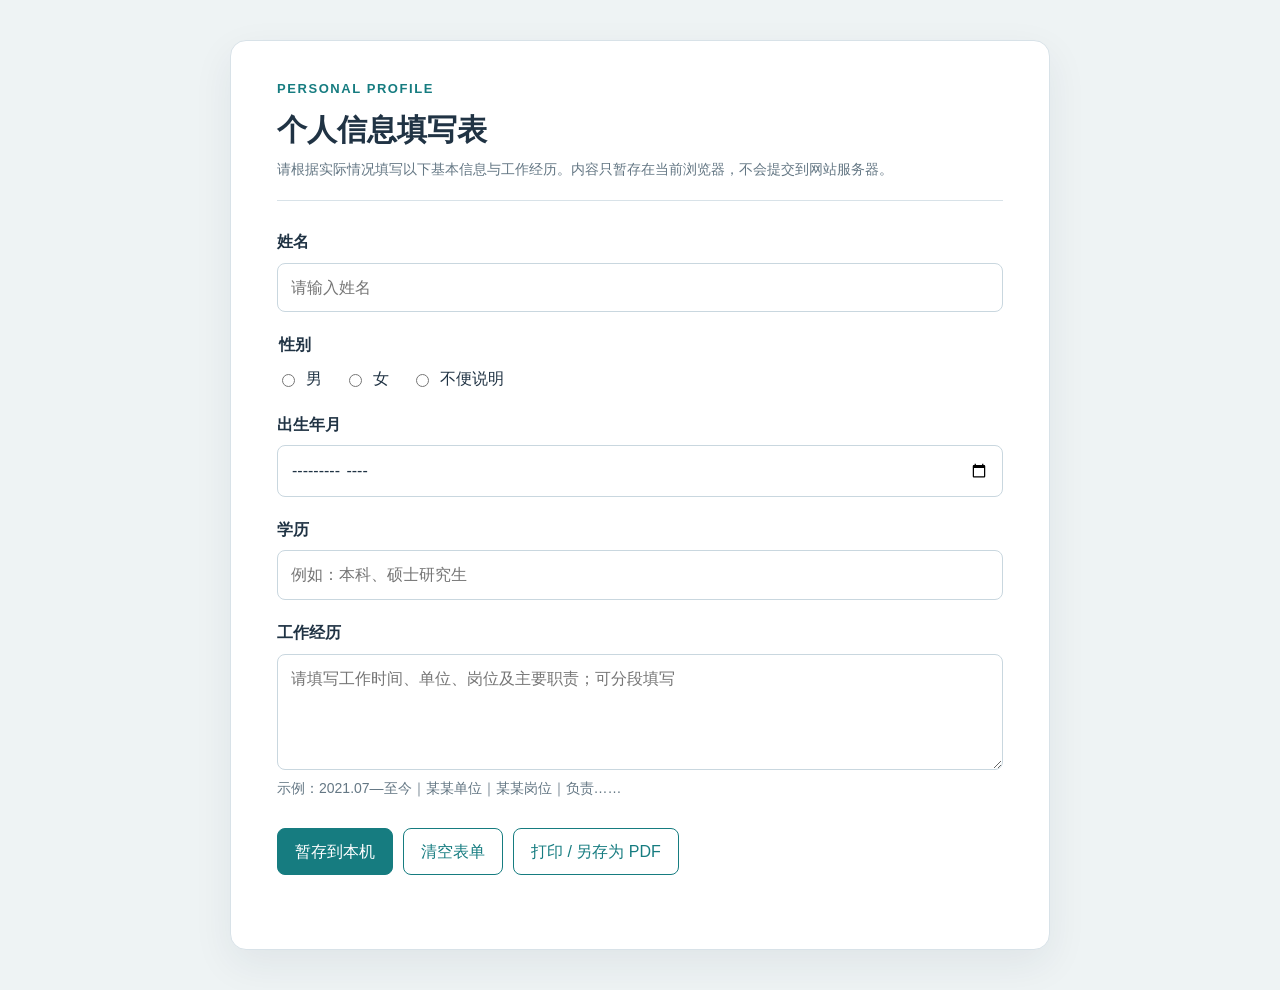
<file: personal-profile/index.html>
<!doctype html>
<html lang="zh-CN">
<head>
<meta charset="utf-8">
<meta name="viewport" content="width=device-width, initial-scale=1">
<title>个人信息填写表</title>
<style>
  :root { color-scheme: light; --ink:#203344; --muted:#647784; --line:#d8e2e8; --accent:#167c80; --paper:#fff; }
  * { box-sizing:border-box; }
  body { margin:0; background:#eef3f4; color:var(--ink); font:16px/1.6 "Microsoft YaHei", "PingFang SC", sans-serif; }
  main { max-width:820px; margin:40px auto; padding:38px 46px; background:var(--paper); border:1px solid var(--line); border-radius:16px; box-shadow:0 14px 40px #16304712; }
  header { margin-bottom:28px; padding-bottom:20px; border-bottom:1px solid var(--line); }
  .eyebrow { color:var(--accent); font-size:13px; font-weight:700; letter-spacing:.12em; }
  h1 { margin:6px 0 4px; font-size:30px; }
  header p, .hint { margin:0; color:var(--muted); font-size:14px; }
  .field { margin:20px 0; }
  label, legend { display:block; margin-bottom:8px; font-weight:700; }
  input[type="text"], input[type="month"], textarea { width:100%; padding:11px 13px; border:1px solid #c9d7df; border-radius:8px; background:#fff; color:var(--ink); font:inherit; }
  input:focus, textarea:focus { outline:3px solid #167c8026; border-color:var(--accent); }
  fieldset { margin:20px 0; padding:0; border:0; }
  .choices { display:flex; gap:22px; }
  .choices label { display:flex; align-items:center; gap:8px; margin:0; font-weight:400; }
  input[type="radio"] { accent-color:var(--accent); }
  textarea { min-height:116px; resize:vertical; }
  .actions { display:flex; flex-wrap:wrap; gap:10px; margin-top:28px; }
  button { padding:10px 17px; border:1px solid var(--accent); border-radius:8px; background:var(--accent); color:#fff; font:inherit; cursor:pointer; }
  button.secondary { background:#fff; color:var(--accent); }
  button:hover { filter:brightness(.95); }
  #notice { min-height:24px; margin-top:12px; color:var(--accent); font-size:14px; }
  @media (max-width:600px) { main { margin:12px; padding:25px 20px; } h1 { font-size:25px; } }
  @media print { body { background:#fff; } main { max-width:none; margin:0; padding:12mm; border:0; border-radius:0; box-shadow:none; } .actions, #notice { display:none; } input, textarea { border-color:#9aaab3; } }
</style>
</head>
<body>
<main>
  <header>
    <div class="eyebrow">PERSONAL PROFILE</div>
    <h1>个人信息填写表</h1>
    <p>请根据实际情况填写以下基本信息与工作经历。内容只暂存在当前浏览器，不会提交到网站服务器。</p>
  </header>
  <form id="profileForm">
    <div class="field">
      <label for="name">姓名</label>
      <input id="name" name="name" type="text" autocomplete="name" placeholder="请输入姓名">
    </div>
    <fieldset>
      <legend>性别</legend>
      <div class="choices">
        <label><input type="radio" name="gender" value="男"> 男</label>
        <label><input type="radio" name="gender" value="女"> 女</label>
        <label><input type="radio" name="gender" value="不便说明"> 不便说明</label>
      </div>
    </fieldset>
    <div class="field">
      <label for="birth">出生年月</label>
      <input id="birth" name="birth" type="month">
    </div>
    <div class="field">
      <label for="education">学历</label>
      <input id="education" name="education" type="text" placeholder="例如：本科、硕士研究生">
    </div>
    <div class="field">
      <label for="experience">工作经历</label>
      <textarea id="experience" name="experience" placeholder="请填写工作时间、单位、岗位及主要职责；可分段填写"></textarea>
      <p class="hint">示例：2021.07—至今｜某某单位｜某某岗位｜负责……</p>
    </div>
    <div class="actions">
      <button type="button" id="save">暂存到本机</button>
      <button type="button" class="secondary" id="clear">清空表单</button>
      <button type="button" class="secondary" id="print">打印 / 另存为 PDF</button>
    </div>
    <div id="notice" role="status" aria-live="polite"></div>
  </form>
</main>
<script>
  const form = document.getElementById('profileForm');
  const notice = document.getElementById('notice');
  const key = 'personal-profile-form-v1';
  function show(message) { notice.textContent = message; }
  document.getElementById('save').addEventListener('click', () => {
    const data = Object.fromEntries(new FormData(form).entries());
    try { localStorage.setItem(key, JSON.stringify(data)); show('已暂存在当前浏览器。'); }
    catch { show('当前浏览器无法保存；你仍可打印或另存为 PDF。'); }
  });
  document.getElementById('clear').addEventListener('click', () => {
    form.reset();
    try { localStorage.removeItem(key); } catch {}
    show('表单已清空。');
  });
  document.getElementById('print').addEventListener('click', () => window.print());
  try {
    const saved = JSON.parse(localStorage.getItem(key) || '{}');
    for (const [name, value] of Object.entries(saved)) {
      const field = form.elements.namedItem(name);
      if (!field) continue;
      if (field instanceof RadioNodeList) {
        for (const radio of field) radio.checked = radio.value === value;
      } else field.value = value;
    }
    if (Object.keys(saved).length) show('已载入上次在本机暂存的内容。');
  } catch {}
</script>
</body>
</html>
</file>
